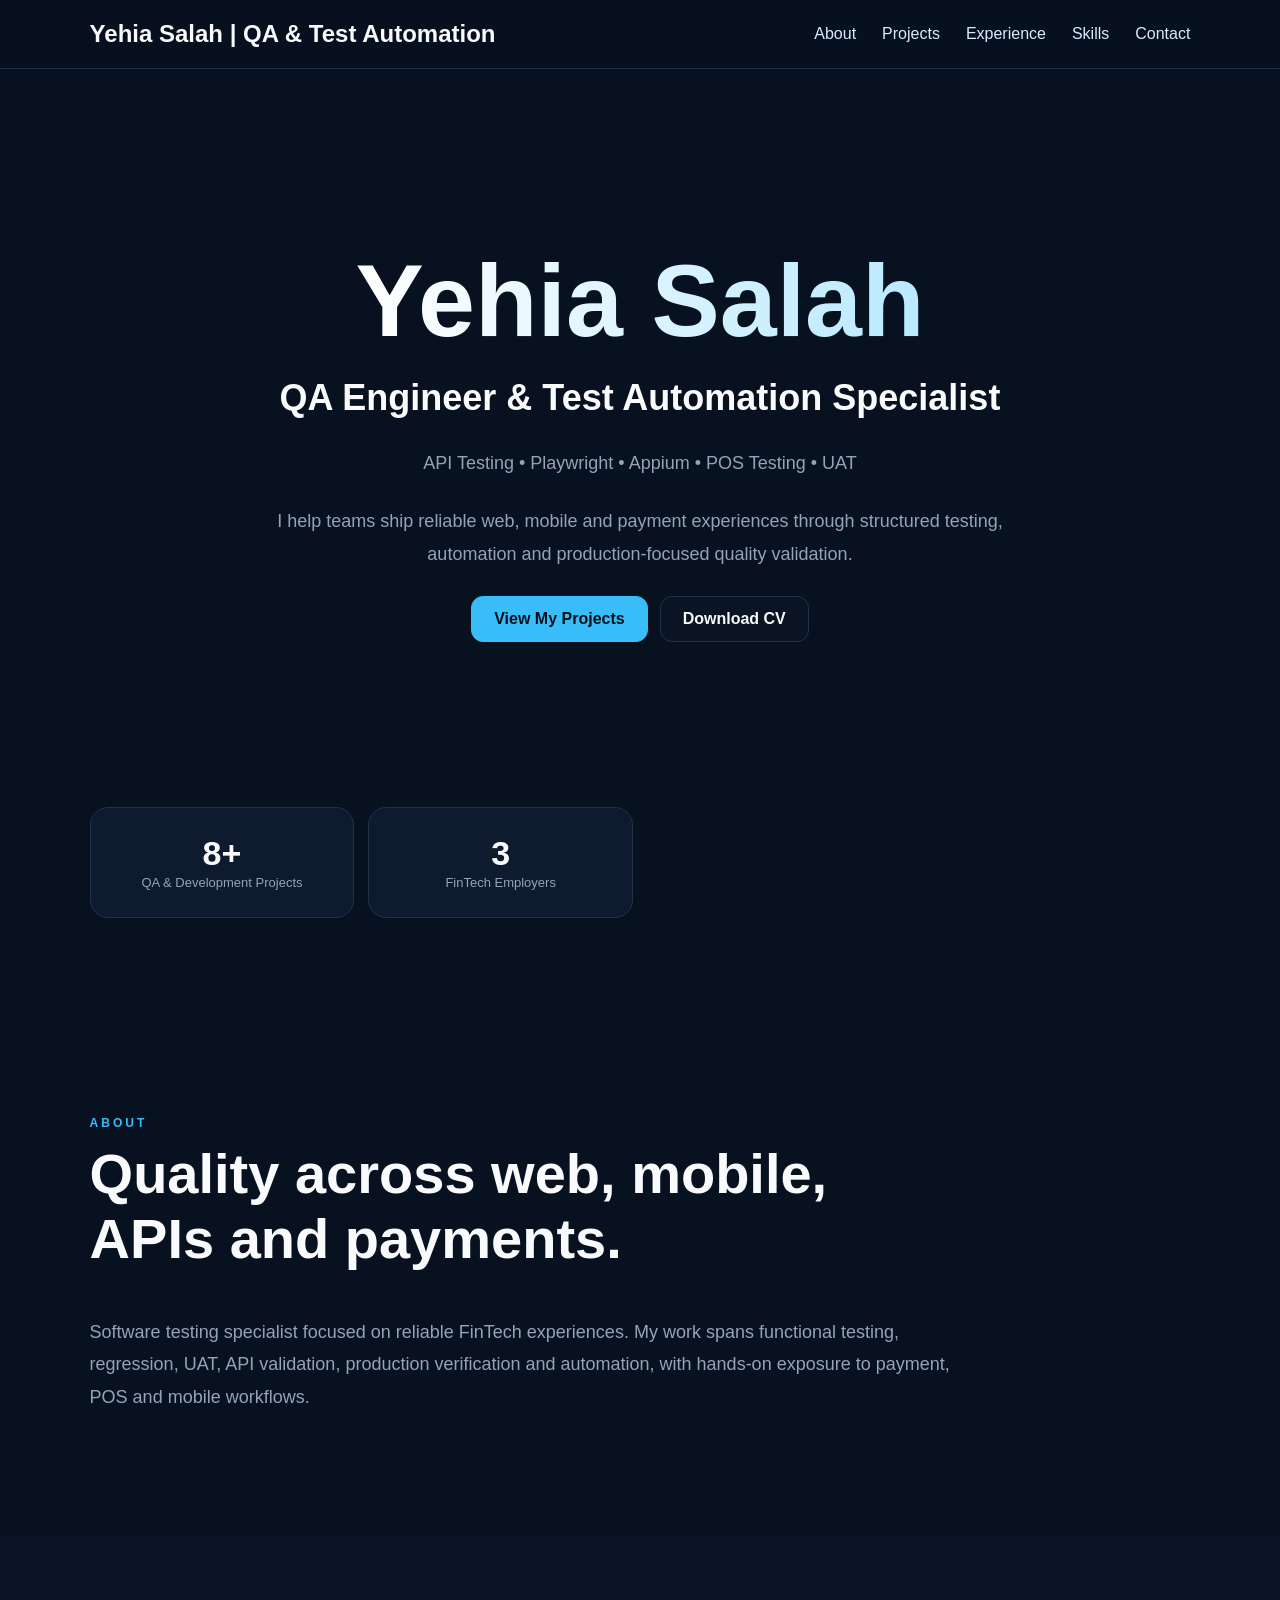
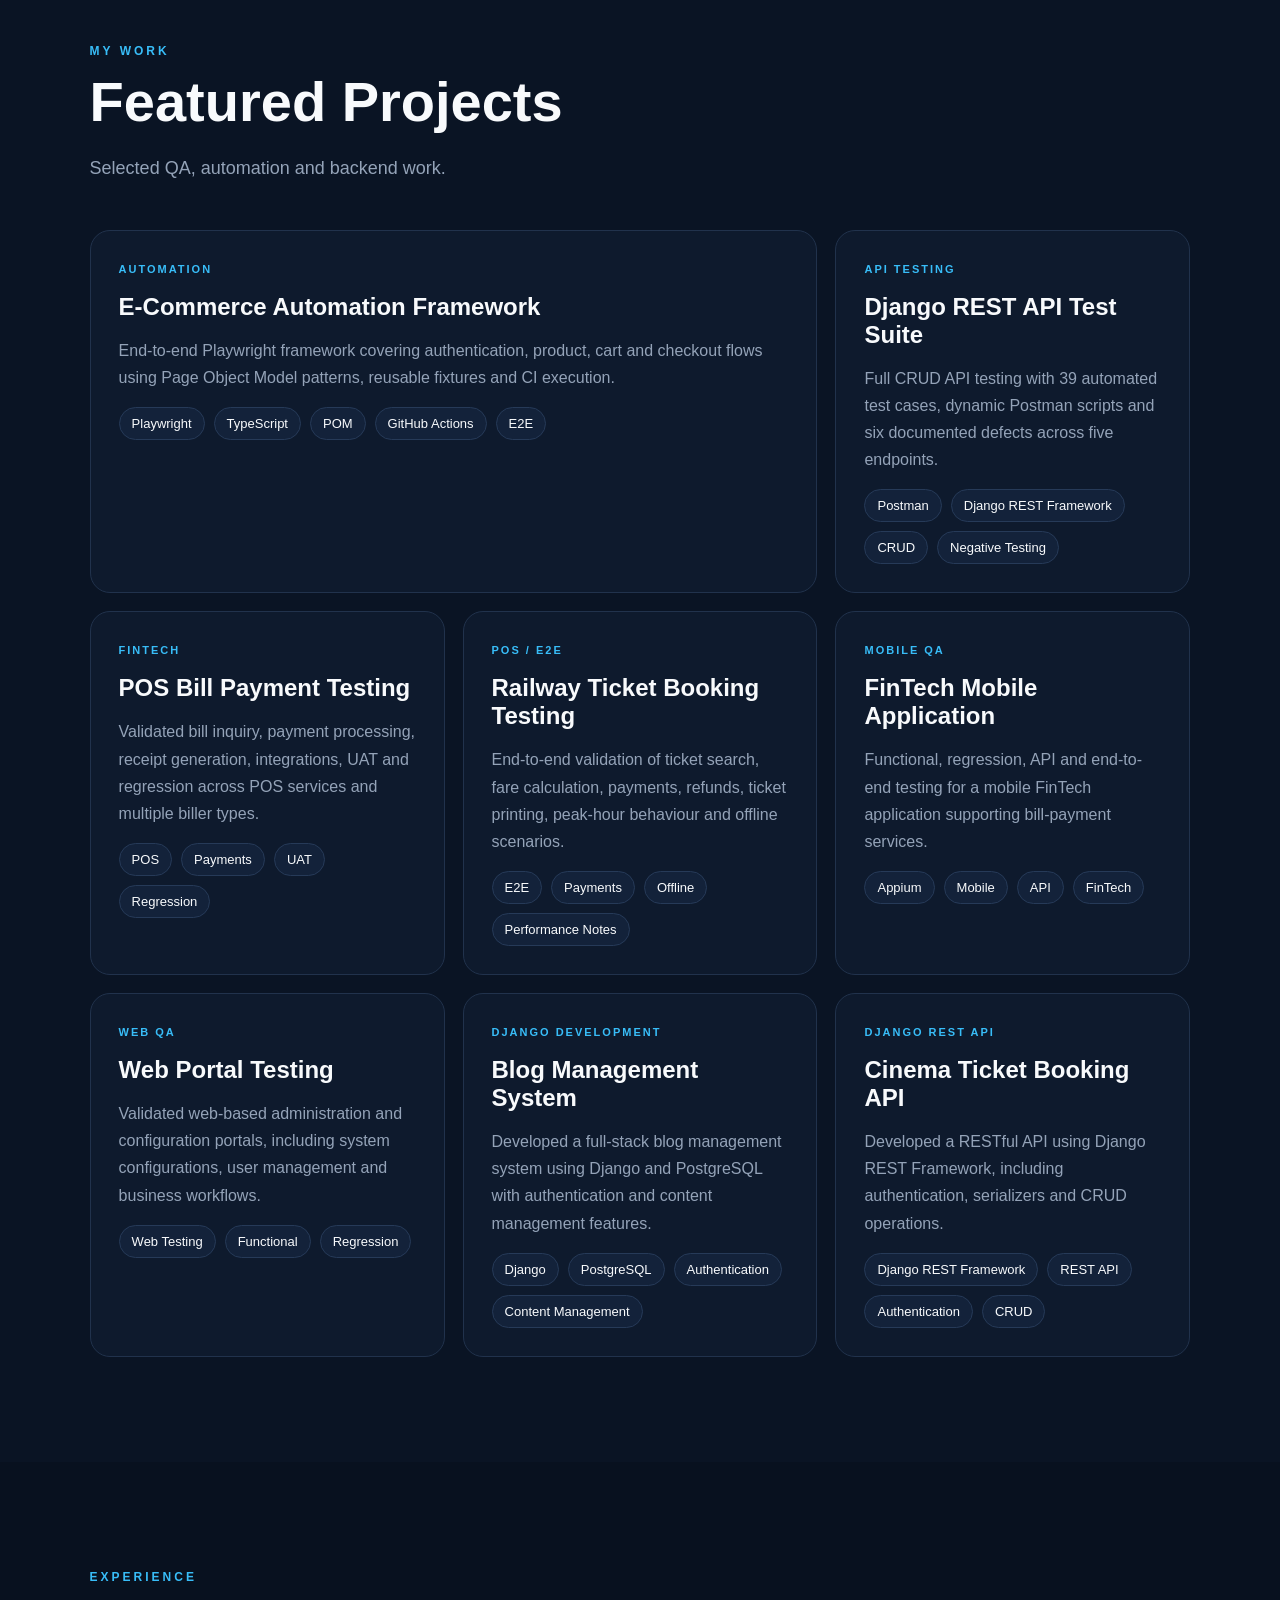
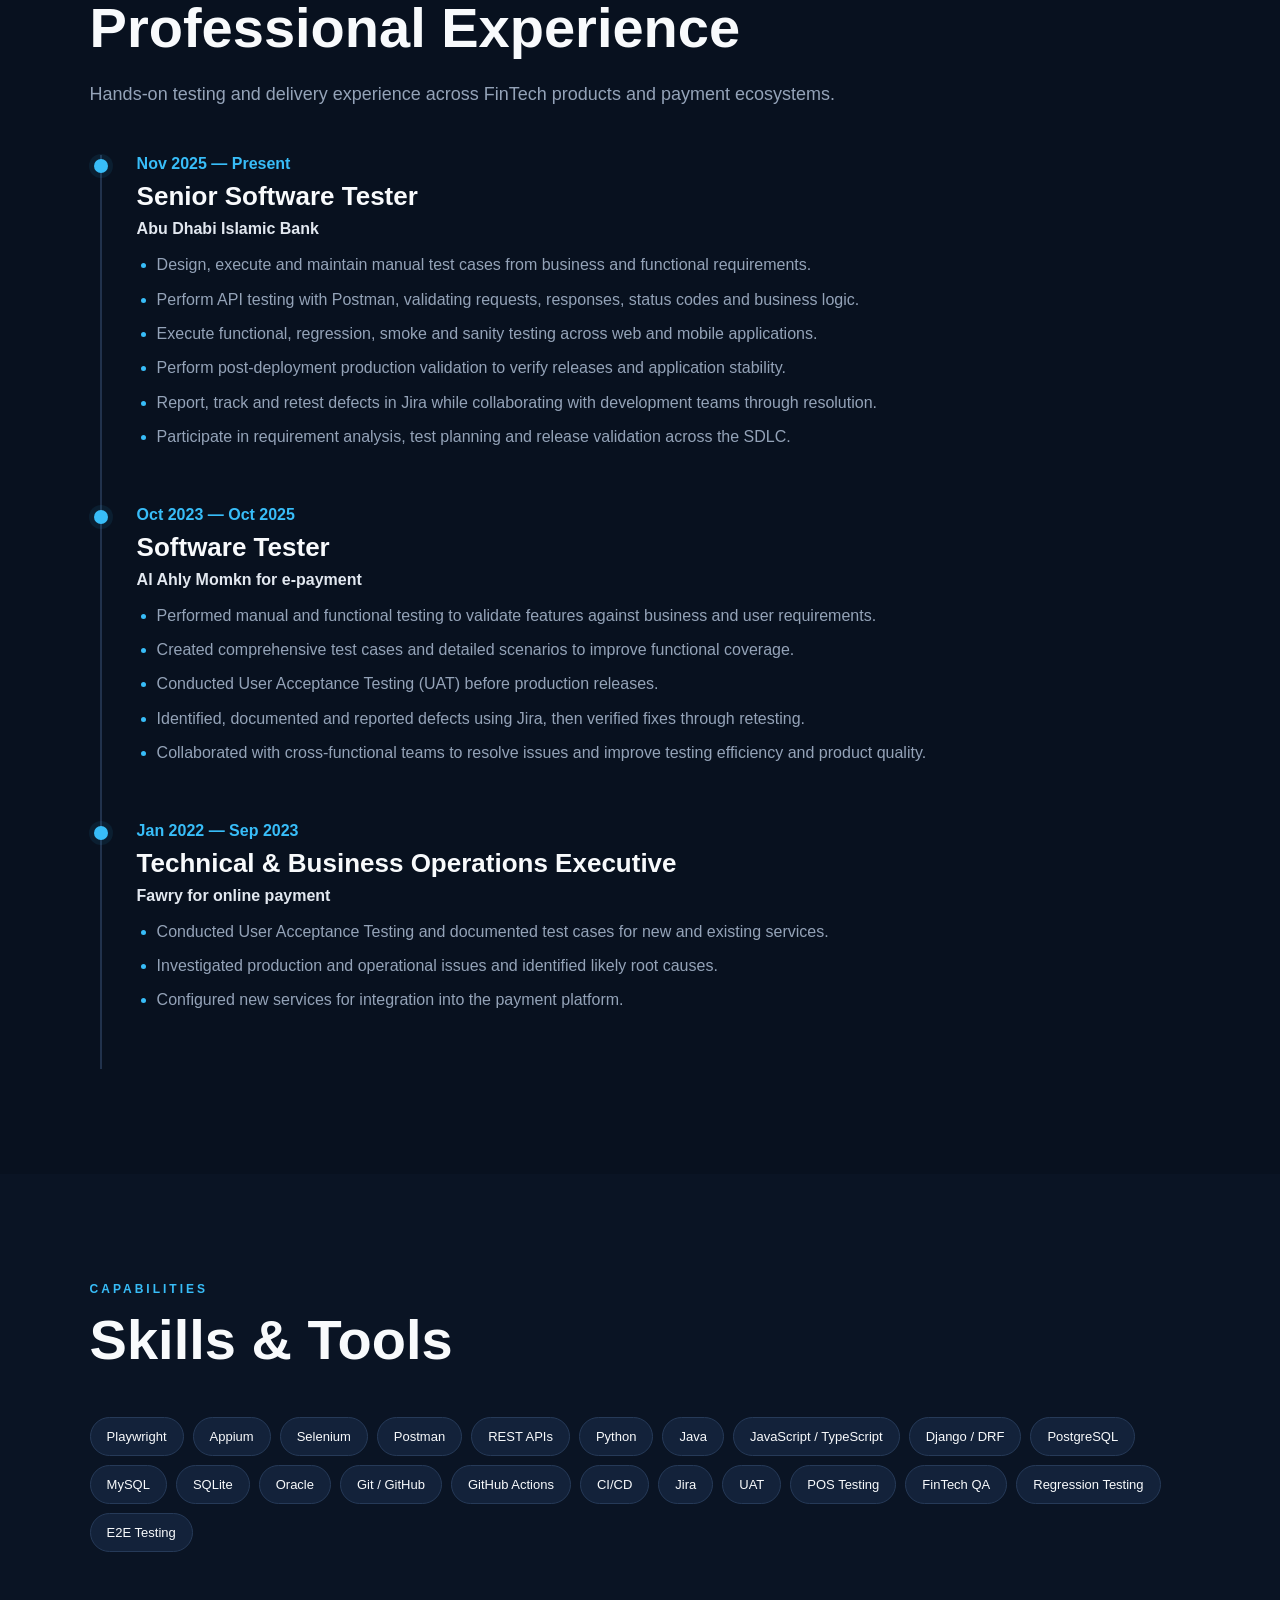
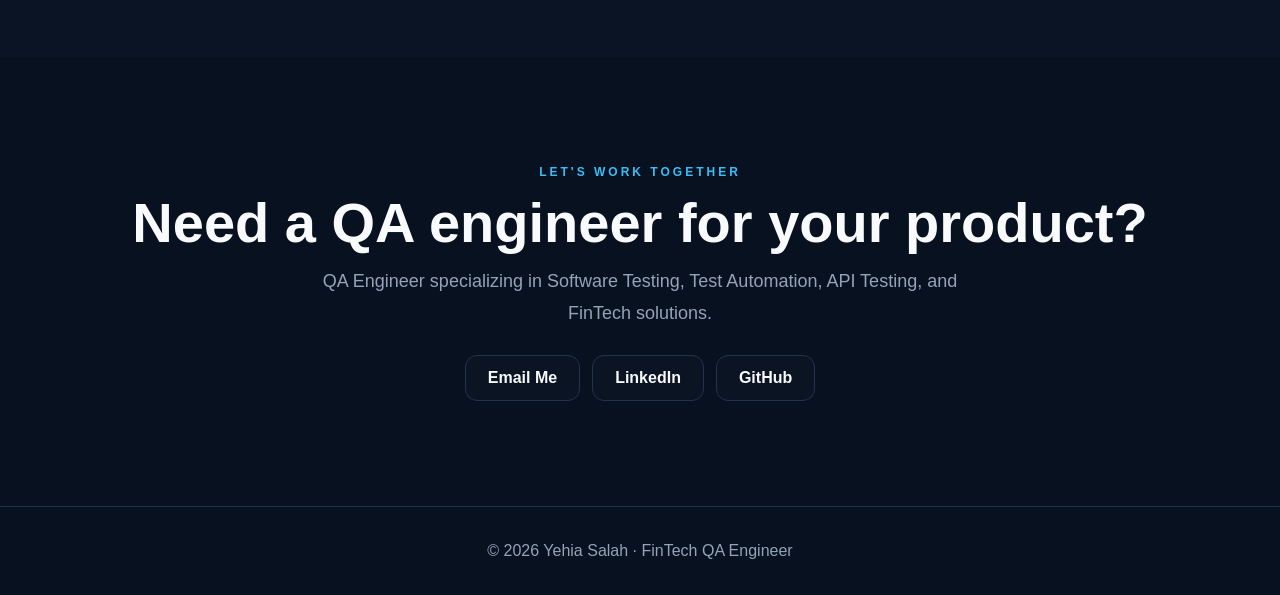
<file: static_site/index.html>
<!DOCTYPE html>
<html lang="en">
<head>
  <meta charset="UTF-8">
  <meta name="viewport" content="width=device-width, initial-scale=1">

  <meta
    name="description"
    content="Yehia Salah — FinTech QA Engineer specializing in API testing, Playwright, Appium, POS testing and UAT."
  >

  <title>Yehia Salah | FinTech QA Engineer</title>

  <link rel="stylesheet" href="static/style.css">
</head>

<body>

<header>
  <a class="brand" href="#home">
    Yehia Salah | QA &amp; Test Automation
  </a>

  <nav>
    <a href="#about">About</a>
    <a href="#projects">Projects</a>
    <a href="#experience">Experience</a>
    <a href="#skills">Skills</a>
    <a href="#contact">Contact</a>
  </nav>
</header>

<main>

<section id="home" class="hero">

  <h1>Yehia Salah</h1>

  <h2>QA Engineer &amp; Test Automation Specialist</h2>

  <p>
    API Testing • Playwright • Appium • POS Testing • UAT
  </p>

  <p class="hero-copy">
    I help teams ship reliable web, mobile and payment experiences
    through structured testing, automation and production-focused
    quality validation.
  </p>

  <div class="actions">

    <a class="btn primary" href="#projects">
      View My Projects
    </a>

   <a class="btn" href="/yehiasalah.pdf" target="_blank" rel="noopener">Download CV</a>

  </div>

</section>


<section class="stats">

  <div>
    <strong>8+</strong>
    <span>QA &amp; Development Projects</span>
  </div>

  <div>
    <strong>3</strong>
    <span>FinTech Employers</span>
  </div>

</section>


<section id="about" class="section">

  <div class="section-head">

    <span>ABOUT</span>

    <h2>
      Quality across web, mobile, APIs and payments.
    </h2>

  </div>

  <p class="lead">
    Software testing specialist focused on reliable FinTech experiences.
    My work spans functional testing, regression, UAT, API validation,
    production verification and automation, with hands-on exposure to
    payment, POS and mobile workflows.
  </p>

</section>


<section id="projects" class="section alt">

  <div class="section-head">

    <span>MY WORK</span>

    <h2>Featured Projects</h2>

    <p>
      Selected QA, automation and backend work.
    </p>

  </div>


  <div class="grid">


    <article class="card featured">

      <b>AUTOMATION</b>

      <h3>
        E-Commerce Automation Framework
      </h3>

      <p>
        End-to-end Playwright framework covering authentication,
        product, cart and checkout flows using Page Object Model
        patterns, reusable fixtures and CI execution.
      </p>

      <div class="tags">
        <i>Playwright</i>
        <i>TypeScript</i>
        <i>POM</i>
        <i>GitHub Actions</i>
        <i>E2E</i>
      </div>

    </article>


    <article class="card">

      <b>API TESTING</b>

      <h3>
        Django REST API Test Suite
      </h3>

      <p>
        Full CRUD API testing with 39 automated test cases,
        dynamic Postman scripts and six documented defects
        across five endpoints.
      </p>

      <div class="tags">
        <i>Postman</i>
        <i>Django REST Framework</i>
        <i>CRUD</i>
        <i>Negative Testing</i>
      </div>

    </article>


    <article class="card">

      <b>FINTECH</b>

      <h3>
        POS Bill Payment Testing
      </h3>

      <p>
        Validated bill inquiry, payment processing, receipt
        generation, integrations, UAT and regression across
        POS services and multiple biller types.
      </p>

      <div class="tags">
        <i>POS</i>
        <i>Payments</i>
        <i>UAT</i>
        <i>Regression</i>
      </div>

    </article>


    <article class="card">

      <b>POS / E2E</b>

      <h3>
        Railway Ticket Booking Testing
      </h3>

      <p>
        End-to-end validation of ticket search, fare calculation,
        payments, refunds, ticket printing, peak-hour behaviour
        and offline scenarios.
      </p>

      <div class="tags">
        <i>E2E</i>
        <i>Payments</i>
        <i>Offline</i>
        <i>Performance Notes</i>
      </div>

    </article>


    <article class="card">

      <b>MOBILE QA</b>

      <h3>
        FinTech Mobile Application
      </h3>

      <p>
        Functional, regression, API and end-to-end testing for
        a mobile FinTech application supporting bill-payment services.
      </p>

      <div class="tags">
        <i>Appium</i>
        <i>Mobile</i>
        <i>API</i>
        <i>FinTech</i>
      </div>

    </article>


    <article class="card">

      <b>WEB QA</b>

      <h3>
        Web Portal Testing
      </h3>

      <p>
        Validated web-based administration and configuration portals,
        including system configurations, user management and
        business workflows.
      </p>

      <div class="tags">
        <i>Web Testing</i>
        <i>Functional</i>
        <i>Regression</i>
      </div>

    </article>


    <article class="card">

      <b>DJANGO DEVELOPMENT</b>

      <h3>
        Blog Management System
      </h3>

      <p>
        Developed a full-stack blog management system using
        Django and PostgreSQL with authentication and content
        management features.
      </p>

      <div class="tags">
        <i>Django</i>
        <i>PostgreSQL</i>
        <i>Authentication</i>
        <i>Content Management</i>
      </div>

    </article>


    <article class="card">

      <b>DJANGO REST API</b>

      <h3>
        Cinema Ticket Booking API
      </h3>

      <p>
        Developed a RESTful API using Django REST Framework,
        including authentication, serializers and CRUD operations.
      </p>

      <div class="tags">
        <i>Django REST Framework</i>
        <i>REST API</i>
        <i>Authentication</i>
        <i>CRUD</i>
      </div>

    </article>


  </div>

</section>


<section id="experience" class="section">

  <div class="section-head">

    <span>EXPERIENCE</span>

    <h2>
      Professional Experience
    </h2>

    <p>
      Hands-on testing and delivery experience across FinTech
      products and payment ecosystems.
    </p>

  </div>


  <div class="timeline">


    <article>

      <time>
        Nov 2025 — Present
      </time>

      <h3>
        Senior Software Tester
      </h3>

      <p>
        Abu Dhabi Islamic Bank
      </p>

      <ul class="experience-points">

        <li>
          Design, execute and maintain manual test cases from
          business and functional requirements.
        </li>

        <li>
          Perform API testing with Postman, validating requests,
          responses, status codes and business logic.
        </li>

        <li>
          Execute functional, regression, smoke and sanity testing
          across web and mobile applications.
        </li>

        <li>
          Perform post-deployment production validation to verify
          releases and application stability.
        </li>

        <li>
          Report, track and retest defects in Jira while collaborating
          with development teams through resolution.
        </li>

        <li>
          Participate in requirement analysis, test planning and
          release validation across the SDLC.
        </li>

      </ul>

    </article>


    <article>

      <time>
        Oct 2023 — Oct 2025
      </time>

      <h3>
        Software Tester
      </h3>

      <p>
        Al Ahly Momkn for e-payment
      </p>

      <ul class="experience-points">

        <li>
          Performed manual and functional testing to validate
          features against business and user requirements.
        </li>

        <li>
          Created comprehensive test cases and detailed scenarios
          to improve functional coverage.
        </li>

        <li>
          Conducted User Acceptance Testing (UAT) before production releases.
        </li>

        <li>
          Identified, documented and reported defects using Jira,
          then verified fixes through retesting.
        </li>

        <li>
          Collaborated with cross-functional teams to resolve issues
          and improve testing efficiency and product quality.
        </li>

      </ul>

    </article>


    <article>

      <time>
        Jan 2022 — Sep 2023
      </time>

      <h3>
        Technical &amp; Business Operations Executive
      </h3>

      <p>
        Fawry for online payment
      </p>

      <ul class="experience-points">

        <li>
          Conducted User Acceptance Testing and documented test
          cases for new and existing services.
        </li>

        <li>
          Investigated production and operational issues and
          identified likely root causes.
        </li>

        <li>
          Configured new services for integration into the
          payment platform.
        </li>

      </ul>

    </article>


  </div>

</section>


<section id="skills" class="section alt">

  <div class="section-head">

    <span>CAPABILITIES</span>

    <h2>
      Skills &amp; Tools
    </h2>

  </div>


  <div class="skill-cloud">

    <span>Playwright</span>
    <span>Appium</span>
    <span>Selenium</span>
    <span>Postman</span>
    <span>REST APIs</span>
    <span>Python</span>
    <span>Java</span>
    <span>JavaScript / TypeScript</span>
    <span>Django / DRF</span>
    <span>PostgreSQL</span>
    <span>MySQL</span>
    <span>SQLite</span>
    <span>Oracle</span>
    <span>Git / GitHub</span>
    <span>GitHub Actions</span>
    <span>CI/CD</span>
    <span>Jira</span>
    <span>UAT</span>
    <span>POS Testing</span>
    <span>FinTech QA</span>
    <span>Regression Testing</span>
    <span>E2E Testing</span>

  </div>

</section>


<section id="contact" class="section contact">

  <span>LET'S WORK TOGETHER</span>

  <h2>
    Need a QA engineer for your product?
  </h2>

  <p>
    QA Engineer specializing in Software Testing,
    Test Automation, API Testing, and FinTech solutions.
  </p>

  <div class="actions">

    <a
      class="btn"
      href="mailto:yehiasalah74@gmail.com"
    >
      Email Me
    </a>

    <a
      class="btn"
      href="https://www.linkedin.com/in/yehia-salah-960498163/"
      target="_blank"
      rel="noopener"
    >
      LinkedIn
    </a>

    <a
      class="btn"
      href="https://github.com/yehiaelkashif"
      target="_blank"
      rel="noopener"
    >
      GitHub
    </a>

  </div>

</section>

</main>


<footer>
  © <span id="year"></span> Yehia Salah · FinTech QA Engineer
</footer>


<script src="/static/js/script.js"></script>

</body>
</html>
</file>
<file: static_site/static/style.css>
:root{--bg:#08111f;--panel:#0e1a2d;--panel2:#0a1424;--line:#21324c;--text:#f8fafc;--muted:#94a3b8;--accent:#38bdf8;--accent2:#22d3ee}*{box-sizing:border-box}html{scroll-behavior:smooth}body{margin:0;background:var(--bg);color:var(--text);font-family:Inter,Segoe UI,Arial,sans-serif}a{color:inherit;text-decoration:none}header{position:sticky;top:0;z-index:10;display:flex;justify-content:space-between;align-items:center;gap:24px;padding:20px 7%;background:rgba(8,17,31,.9);backdrop-filter:blur(14px);border-bottom:1px solid var(--line)}.brand{font-size:24px;font-weight:800;white-space:nowrap}nav{display:flex;gap:26px}nav a{color:#dbeafe;transition:.2s}nav a:hover{color:var(--accent)}.nav-cta{padding:10px 16px;border-radius:10px;background:var(--accent);color:#03111c;font-weight:800;white-space:nowrap}.hero{min-height:82vh;display:flex;flex-direction:column;align-items:center;justify-content:center;text-align:center;padding:80px 7%}.eyebrow,.section-head>span,.contact>span{color:var(--accent);font-size:12px;font-weight:800;letter-spacing:3px}.hero h1{font-size:clamp(58px,8vw,104px);line-height:.95;margin:18px 0;background:linear-gradient(90deg,#fff,#b9e9ff);-webkit-background-clip:text;background-clip:text;color:transparent}.hero h2{font-size:clamp(22px,3vw,36px);margin:10px 0}.hero>p,.lead,.section-head p,.contact p{color:var(--muted);font-size:18px;line-height:1.8}.hero-copy{max-width:790px;margin:8px auto 0}.actions{display:flex;gap:12px;justify-content:center;flex-wrap:wrap;margin-top:26px}.btn{border:1px solid var(--line);padding:13px 22px;border-radius:12px;font-weight:700;transition:.2s;background:rgba(255,255,255,.01)}.btn:hover{transform:translateY(-2px);border-color:var(--accent)}.btn.primary{background:var(--accent);color:#03111c;border-color:var(--accent)}.stats{display:grid;grid-template-columns:repeat(4,1fr);gap:14px;padding:0 7% 90px}.stats div{background:var(--panel);border:1px solid var(--line);border-radius:18px;padding:26px;text-align:center}.stats strong{display:block;font-size:34px}.stats span{color:var(--muted);font-size:13px}.section{padding:105px 7%;scroll-margin-top:80px}.alt{background:var(--panel2)}.section-head{max-width:760px;margin-bottom:45px}.section-head h2,.contact h2{font-size:clamp(34px,5vw,56px);margin:10px 0}.lead{max-width:900px}.grid{display:grid;grid-template-columns:repeat(3,1fr);gap:18px}.card{background:var(--panel);border:1px solid var(--line);border-radius:20px;padding:28px;transition:.25s}.card:hover{transform:translateY(-6px);border-color:var(--accent);box-shadow:0 18px 45px rgba(0,0,0,.22)}.card.featured{grid-column:span 2}.card b{color:var(--accent);font-size:11px;letter-spacing:2px}.card h3{font-size:24px;margin:16px 0}.card p{color:var(--muted);line-height:1.7}.tags,.skill-cloud{display:flex;gap:9px;flex-wrap:wrap}.tags i,.skill-cloud span{font-style:normal;background:#13223a;border:1px solid #263a58;border-radius:999px;padding:8px 12px;font-size:13px}.timeline{border-left:2px solid var(--line);margin-left:10px}.timeline article{position:relative;padding:0 0 55px 35px;max-width:980px}.timeline article:before{content:"";position:absolute;left:-8px;top:4px;width:14px;height:14px;background:var(--accent);border-radius:50%;box-shadow:0 0 0 5px rgba(56,189,248,.08)}.timeline time{color:var(--accent);font-weight:700}.timeline h3{font-size:26px;margin:8px 0}.timeline>article>p{font-weight:800;margin:0 0 14px;color:#e2e8f0}.experience-points{margin:0;padding-left:20px;display:grid;gap:8px;color:var(--muted);line-height:1.65}.experience-points li::marker{color:var(--accent)}.skill-cloud span{padding:11px 16px}.contact{text-align:center}.contact p{max-width:700px;margin:auto}footer{text-align:center;padding:35px;border-top:1px solid var(--line);color:var(--muted)}@media(max-width:980px){nav{display:none}.nav-cta{display:none}.grid{grid-template-columns:repeat(2,1fr)}.card.featured{grid-column:span 2}}@media(max-width:850px){header{padding:18px 5%}.stats{grid-template-columns:repeat(2,1fr);padding:0 5% 60px}.section{padding:75px 5%}.grid{grid-template-columns:1fr}.card.featured{grid-column:auto}.hero{padding-left:5%;padding-right:5%}}@media(max-width:480px){.stats{grid-template-columns:1fr}.hero{min-height:75vh}.btn{width:100%;text-align:center}.actions{width:100%}}
</file>
